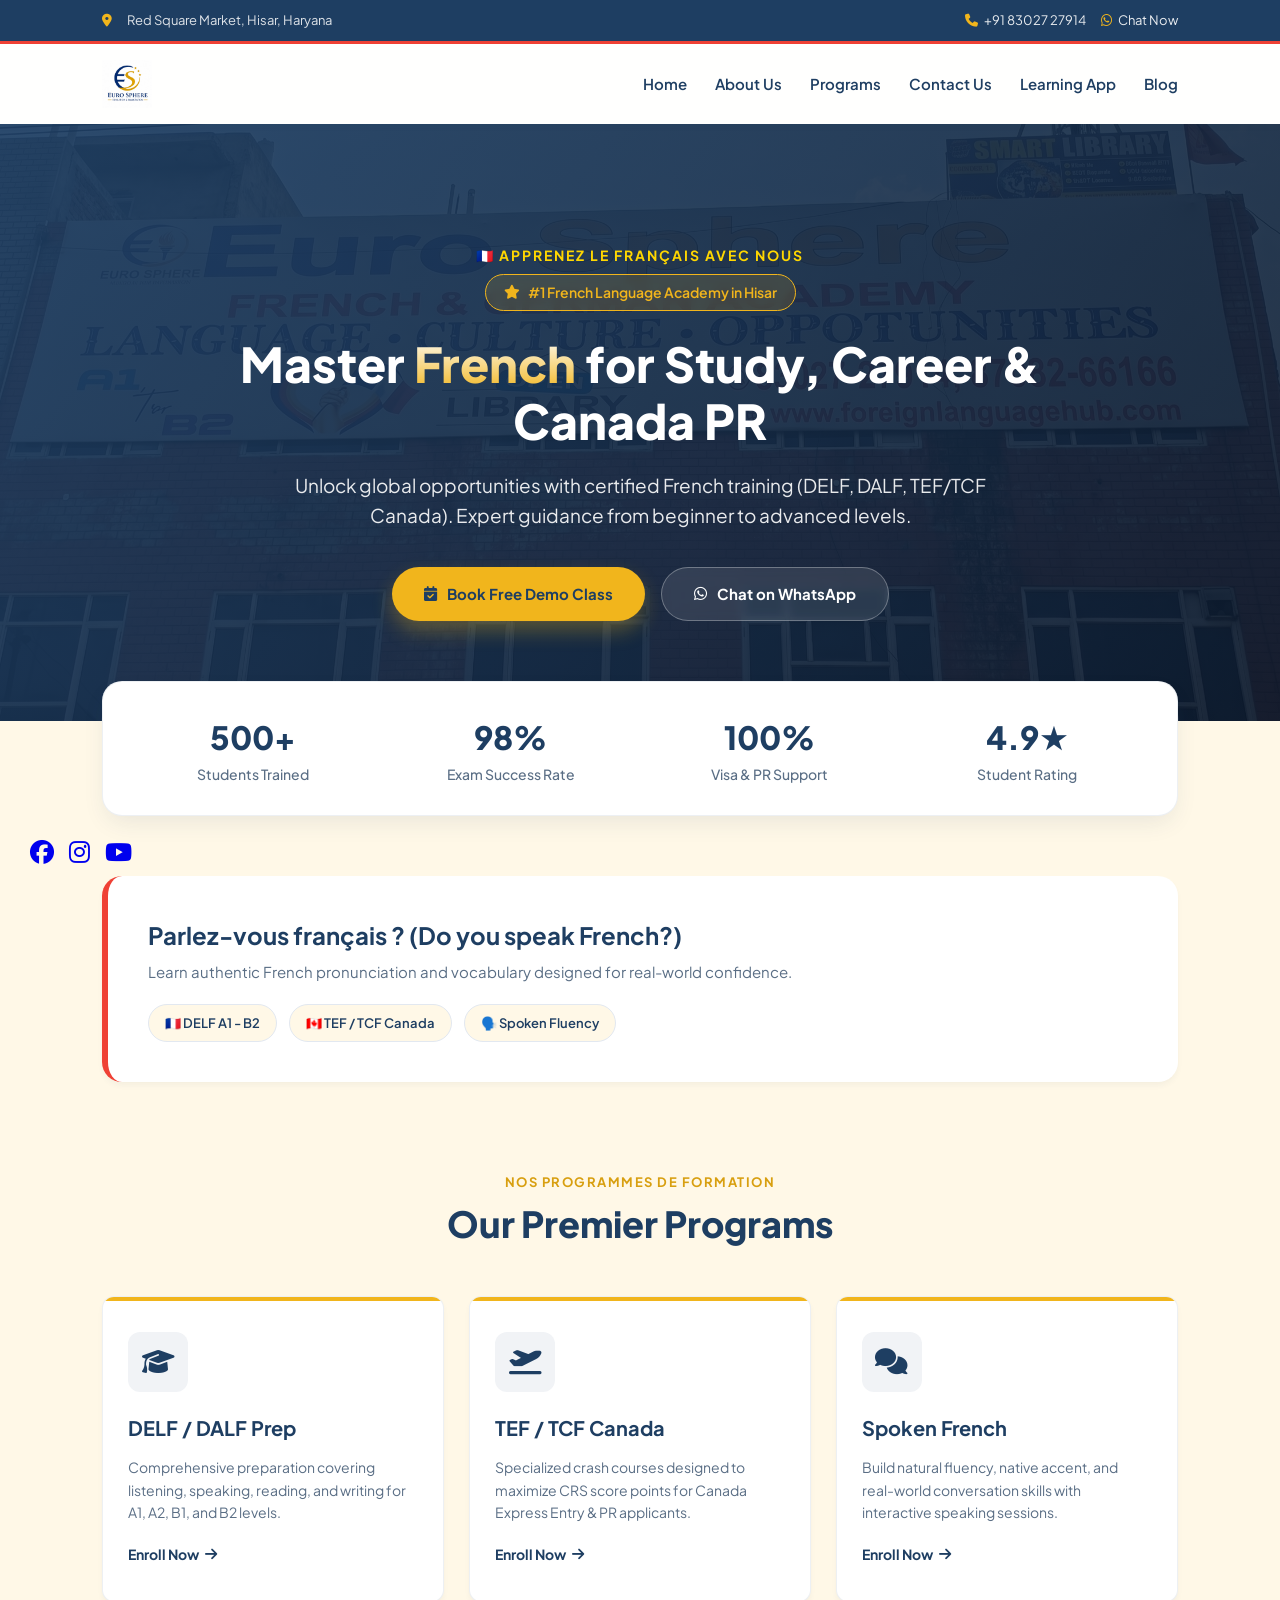
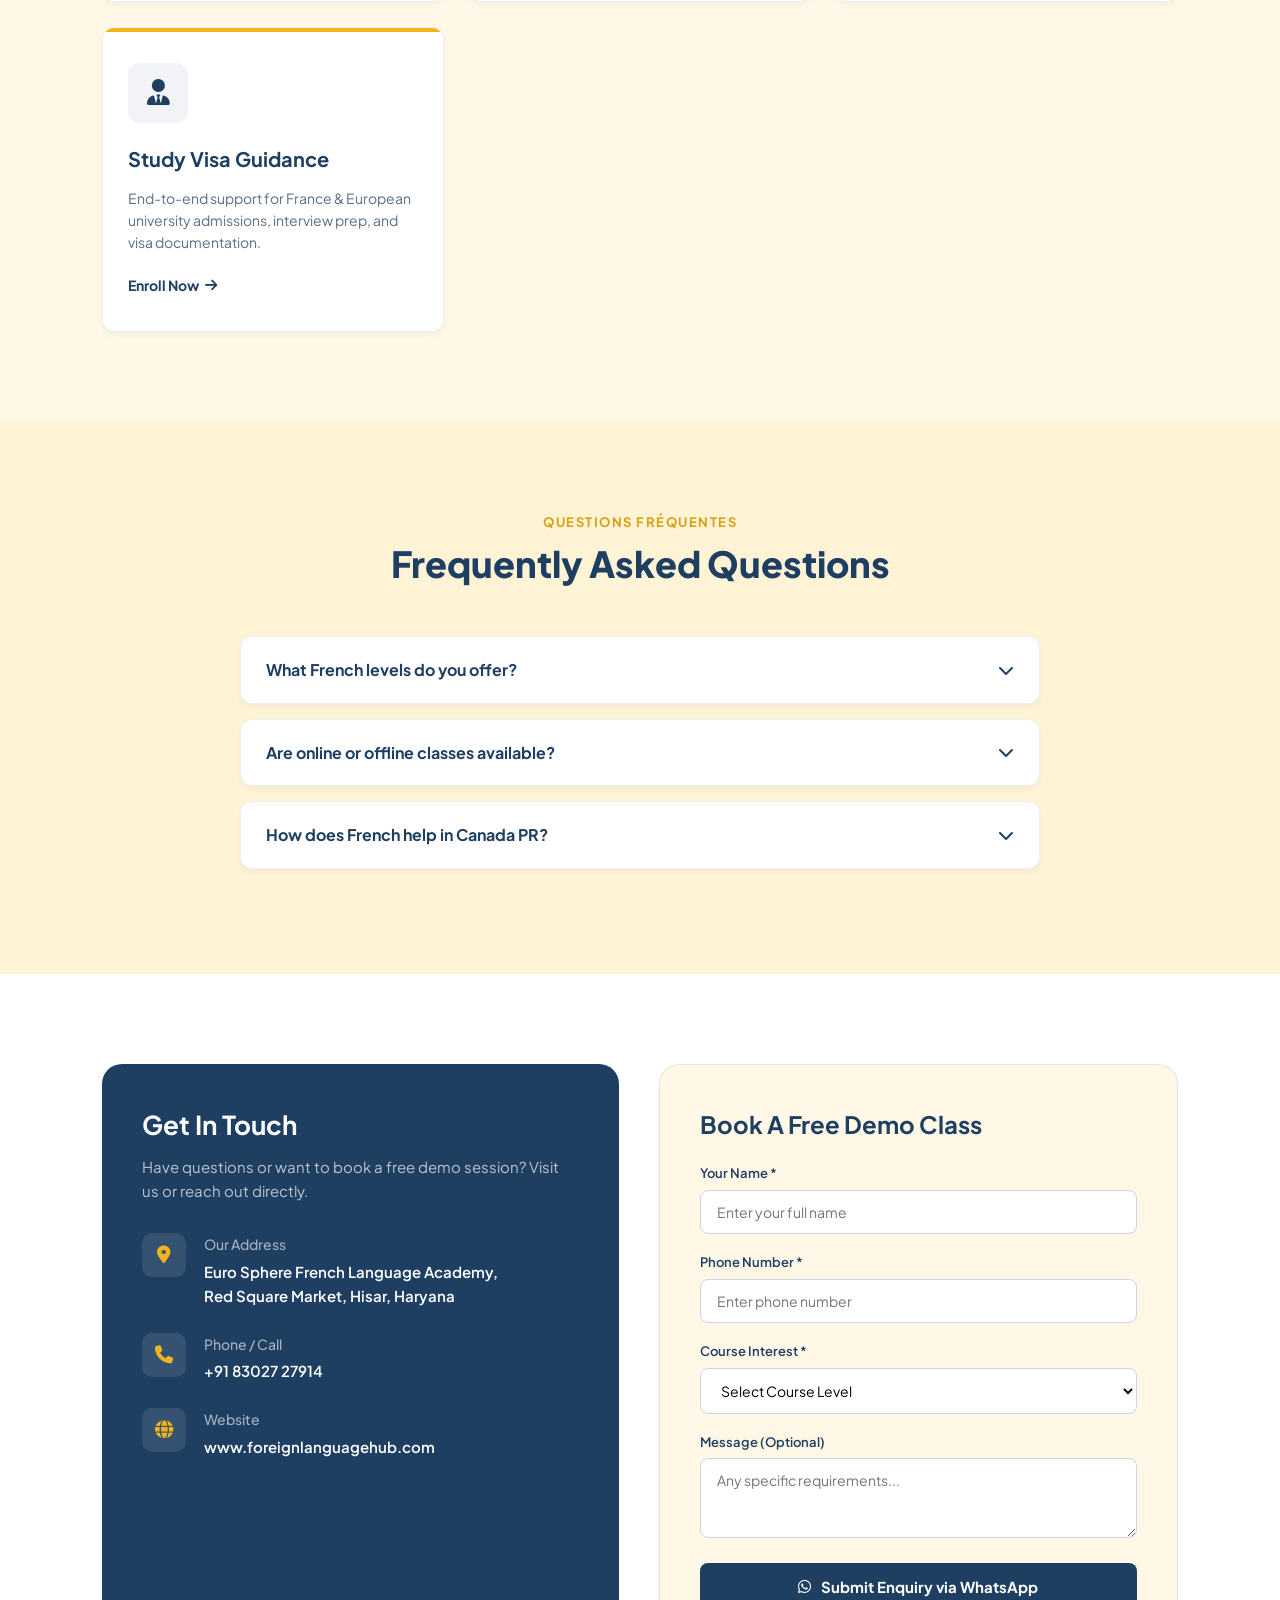
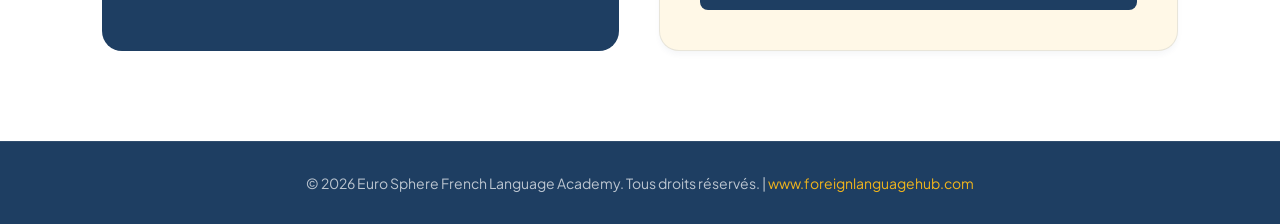
<file: index.html>
<!DOCTYPE html>
<html lang="en-FR">
<head>
    <meta charset="UTF-8">
    <meta name="viewport" content="width=device-width, initial-scale=1.0">
    <title>Euro Sphere French Language Academy | Hisar</title>
    
    <script async src="https://www.googletagmanager.com/gtag/js?id=G-8GPNV9J6E8"></script>
    <script>
      window.dataLayer = window.dataLayer || [];
      function gtag(){dataLayer.push(arguments);}
      gtag('js', new Date());
      gtag('config', 'G-8GPNV9J6E8');
    </script>
    <link rel="canonical" href="https://www.foreignlanguagehub.com/" />
    <link rel="preconnect" href="https://fonts.googleapis.com">
    <link rel="preconnect" href="https://fonts.gstatic.com" crossorigin>
    <link href="https://fonts.googleapis.com/css2?family=Plus+Jakarta+Sans:wght@300;400;500;600;700;800&display=swap" rel="stylesheet">
    <link rel="stylesheet" href="https://cdnjs.cloudflare.com/ajax/libs/font-awesome/6.5.1/css/all.min.css">

    <style>
        :root {
            --primary-dark: #1E3E62;        /* Dark Blue */
            --primary-blue: #255A94;        /* Medium Blue */
            --accent-gold: #F1B51C;         /* Yellow / Gold */
            --accent-gold-hover: #D89F10;   
            --accent-red: #0055A5;          /* French Tricolor Blue */
            --french-red: #EF4135;          /* French Tricolor Red */
            
            --text-main: #1E3E62;           
            --text-muted: #5A6E85;          
            
            --bg-light: #FFF8E7;           
            --bg-secondary: #FFF3D6;       
            --white: #FFFFFF;              
            
            --shadow-sm: 0 4px 6px -1px rgba(30, 62, 98, 0.05);
            --shadow-lg: 0 10px 25px -5px rgba(30, 62, 98, 0.1);
            --radius-md: 12px;
            --radius-lg: 20px;
            --transition: all 0.3s ease;
        }

        * {
            margin: 0;
            padding: 0;
            box-sizing: border-box;
            font-family: 'Plus Jakarta Sans', sans-serif;
            scroll-behavior: smooth;
        }

        body {
            color: var(--text-main);
            background-color: var(--bg-light);
            line-height: 1.6;
            overflow-x: hidden;
            min-height: 100vh;
        }

        /* Top Bar */
        .top-bar {
            background-color: var(--primary-dark);
            color: rgba(255, 255, 255, 0.85);
            padding: 10px 8%;
            display: flex;
            justify-content: space-between;
            align-items: center;
            font-size: 13px;
            border-bottom: 3px solid var(--french-red); /* French Red Accent Line */
        }

        .top-bar div {
            display: flex;
            align-items: center;
            gap: 15px;
        }

        .top-bar a {
            color: rgba(255, 255, 255, 0.9);
            text-decoration: none;
            transition: var(--transition);
            display: flex;
            align-items: center;
            gap: 6px;
        }

        .top-bar a:hover {
            color: var(--accent-gold);
        }

        .top-bar i {
            color: var(--accent-gold);
        }

        /* Navbar */
        nav {
            background: rgba(255, 255, 255, 0.95);
            backdrop-filter: blur(10px);
            padding: 16px 8%;
            display: flex;
            justify-content: space-between;
            align-items: center;
            position: sticky;
            top: 0;
            z-index: 1000;
            box-shadow: var(--shadow-sm);
        }

        .logo {
            display: flex;
            align-items: center;
            gap: 10px;
            text-decoration: none;
            font-weight: 800;
            font-size: 22px;
            color: var(--primary-dark);
        }

        .logo img {
            height: 48px;
            width: auto;
            object-fit: contain;
        }

        .logo-fallback {
            background: var(--primary-dark);
            color: var(--accent-gold);
            padding: 8px 12px;
            border-radius: 8px;
            font-size: 18px;
        }

        .nav-links {
            display: flex;
            align-items: center;
            gap: 28px;
            list-style: none;
        }

        .nav-links a {
            text-decoration: none;
            color: var(--text-main);
            font-weight: 600;
            font-size: 15px;
            transition: var(--transition);
            position: relative;
        }

        .nav-links a:not(.nav-cta):hover {
            color: var(--primary-blue);
        }

        .nav-links a:not(.nav-cta)::after {
            content: '';
            position: absolute;
            width: 0%;
            height: 2px;
            bottom: -4px;
            left: 0;
            background-color: var(--accent-gold);
            transition: var(--transition);
        }

        .nav-links a:not(.nav-cta):hover::after {
            width: 100%;
        }

        .nav-cta {
            background: var(--primary-dark);
            color: var(--white) !important;
            padding: 10px 22px;
            border-radius: 50px;
            border: 2px solid var(--accent-gold);
            box-shadow: 0 4px 15px rgba(241, 181, 28, 0.2);
        }

        .nav-cta:hover {
            background: var(--accent-gold);
            color: var(--primary-dark) !important;
            transform: translateY(-2px);
        }

        .hamburger {
            display: none;
            font-size: 24px;
            cursor: pointer;
            color: var(--primary-dark);
        }

        /* Hero Section */
        .hero {
            background: linear-gradient(135deg, rgba(30, 62, 98, 0.92), rgba(11, 25, 44, 0.88)), 
                        url('image/side-banner1.png') center/cover no-repeat;
            color: var(--white);
            padding: 120px 8% 100px;
            text-align: center;
            position: relative;
        }

        .french-tag {
            font-size: 14px;
            letter-spacing: 2px;
            text-transform: uppercase;
            color: #FFD700;
            font-weight: 700;
            margin-bottom: 8px;
            display: block;
        }

        .hero-badge {
            display: inline-flex;
            align-items: center;
            gap: 8px;
            background: rgba(241, 181, 28, 0.15);
            border: 1px solid var(--accent-gold);
            color: var(--accent-gold);
            padding: 6px 18px;
            border-radius: 50px;
            font-size: 14px;
            font-weight: 600;
            margin-bottom: 24px;
            backdrop-filter: blur(5px);
        }

        .hero h1 {
            font-size: 48px;
            font-weight: 800;
            line-height: 1.2;
            margin-bottom: 20px;
            max-width: 900px;
            margin-left: auto;
            margin-right: auto;
        }

        .hero h1 span {
            color: var(--accent-gold);
            background: linear-gradient(180deg, #FFF, var(--accent-gold));
            -webkit-background-clip: text;
            background-clip: text;
            -webkit-text-fill-color: transparent;
        }

        .hero p {
            font-size: 19px;
            max-width: 720px;
            margin: 0 auto 36px;
            color: rgba(255, 255, 255, 0.9);
            font-weight: 400;
        }

        .hero-buttons {
            display: flex;
            justify-content: center;
            gap: 16px;
            flex-wrap: wrap;
        }

        .btn {
            padding: 14px 32px;
            border-radius: 50px;
            font-weight: 700;
            font-size: 15px;
            text-decoration: none;
            display: inline-flex;
            align-items: center;
            gap: 10px;
            transition: var(--transition);
            cursor: pointer;
            border: none;
        }

        .btn-primary {
            background-color: var(--accent-gold);
            color: var(--primary-dark);
            box-shadow: 0 10px 20px rgba(241, 181, 28, 0.3);
        }

        .btn-primary:hover {
            background-color: var(--white);
            color: var(--primary-dark);
            transform: translateY(-3px);
        }

        .btn-secondary {
            background: rgba(255, 255, 255, 0.1);
            color: var(--white);
            border: 1px solid rgba(255, 255, 255, 0.3);
            backdrop-filter: blur(5px);
        }

        .btn-secondary:hover {
            background: rgba(255, 255, 255, 0.2);
            transform: translateY(-3px);
        }

        /* Stats Bar */
        .stats-bar {
            background: var(--white);
            margin: -40px 8% 0;
            border-radius: var(--radius-lg);
            padding: 30px;
            box-shadow: var(--shadow-lg);
            position: relative;
            z-index: 10;
            display: grid;
            grid-template-columns: repeat(auto-fit, minmax(180px, 1fr));
            gap: 20px;
            text-align: center;
            border: 1px solid rgba(30, 62, 98, 0.08);
        }

        .stat-item h3 {
            font-size: 32px;
            font-weight: 800;
            color: var(--primary-dark);
        }

        .stat-item p {
            color: var(--text-muted);
            font-size: 14px;
            font-weight: 500;
        }

        /* French Special Banner Section */
        .french-vibe-banner {
            background: #ffffff;
            margin: 60px 8% 0;
            border-radius: var(--radius-lg);
            padding: 40px;
            border-left: 6px solid var(--french-red);
            box-shadow: var(--shadow-sm);
            display: flex;
            align-items: center;
            justify-content: space-between;
            flex-wrap: wrap;
            gap: 20px;
        }

        .vibe-content h3 {
            font-size: 24px;
            color: var(--primary-dark);
            font-weight: 700;
        }

        .vibe-content p {
            color: var(--text-muted);
            font-size: 15px;
            margin-top: 5px;
        }

        .vibe-pills {
            display: flex;
            gap: 12px;
            flex-wrap: wrap;
        }

        .pill {
            background: var(--bg-light);
            border: 1px solid #E2E8F0;
            padding: 8px 16px;
            border-radius: 30px;
            font-size: 13px;
            font-weight: 600;
            color: var(--primary-dark);
        }

        /* Common Section Styles */
        .section {
            padding: 90px 8%;
        }

        .section-header {
            text-align: center;
            max-width: 650px;
            margin: 0 auto 50px;
        }

        .section-subtitle {
            color: #D89F10;
            font-weight: 700;
            text-transform: uppercase;
            font-size: 13px;
            letter-spacing: 1.5px;
            margin-bottom: 8px;
            display: block;
        }

        .section-title {
            font-size: 36px;
            font-weight: 800;
            color: var(--primary-dark);
            line-height: 1.25;
        }

        /* Courses Section */
        .cards-container {
            display: grid;
            grid-template-columns: repeat(auto-fit, minmax(260px, 1fr));
            gap: 25px;
        }

        .card {
            background: var(--white);
            padding: 35px 25px;
            border-radius: var(--radius-md);
            box-shadow: var(--shadow-sm);
            border: 1px solid rgba(30, 62, 98, 0.08);
            transition: var(--transition);
            position: relative;
            overflow: hidden;
            display: flex;
            flex-direction: column;
        }

        .card::before {
            content: '';
            position: absolute;
            top: 0;
            left: 0;
            width: 100%;
            height: 4px;
            background: var(--accent-gold);
        }

        .card:hover {
            transform: translateY(-8px);
            box-shadow: var(--shadow-lg);
        }

        .card-icon {
            width: 60px;
            height: 60px;
            background: rgba(30, 62, 98, 0.06);
            border-radius: 12px;
            display: flex;
            align-items: center;
            justify-content: center;
            margin-bottom: 20px;
            color: var(--primary-dark);
            font-size: 26px;
            transition: var(--transition);
        }

        .card:hover .card-icon {
            background: var(--primary-dark);
            color: var(--accent-gold);
        }

        .card h3 {
            font-size: 20px;
            font-weight: 700;
            color: var(--primary-dark);
            margin-bottom: 12px;
        }

        .card p {
            color: var(--text-muted);
            font-size: 14px;
            line-height: 1.6;
            margin-bottom: 20px;
            flex-grow: 1;
        }

        .card-link {
            color: var(--primary-dark);
            font-weight: 700;
            font-size: 14px;
            text-decoration: none;
            display: inline-flex;
            align-items: center;
            gap: 6px;
            transition: var(--transition);
        }

        .card-link:hover {
            color: #D89F10;
            gap: 10px;
        }

        /* FAQ Accordion */
        .faq-container {
            max-width: 800px;
            margin: 0 auto;
        }

        .faq-item {
            background: var(--white);
            border-radius: var(--radius-md);
            margin-bottom: 15px;
            box-shadow: var(--shadow-sm);
            border: 1px solid rgba(30, 62, 98, 0.08);
            overflow: hidden;
        }

        .faq-question {
            padding: 20px 25px;
            font-weight: 700;
            color: var(--primary-dark);
            cursor: pointer;
            display: flex;
            justify-content: space-between;
            align-items: center;
            user-select: none;
        }

        .faq-answer {
            padding: 0 25px 20px;
            color: var(--text-muted);
            font-size: 15px;
            display: none;
        }

        .faq-item.active .faq-answer {
            display: block;
        }

        .faq-item.active .faq-question i {
            transform: rotate(180deg);
            color: var(--accent-gold);
        }

        /* Contact Section */
        .contact-section {
            background: var(--white);
        }

        .contact-container {
            display: flex;
            flex-wrap: wrap;
            gap: 40px;
            align-items: stretch;
        }

        .contact-info, .contact-form-wrapper {
            flex: 1;
            min-width: 320px;
            padding: 40px;
            border-radius: var(--radius-lg);
        }

        .contact-info {
            background: var(--primary-dark);
            color: var(--white);
            display: flex;
            flex-direction: column;
            justify-content: space-between;
        }

        .contact-info h3 {
            font-size: 26px;
            font-weight: 700;
            color: var(--white);
            margin-bottom: 10px;
        }

        .contact-info p.lead {
            color: rgba(255, 255, 255, 0.7);
            margin-bottom: 30px;
            font-size: 15px;
        }

        .info-list {
            display: flex;
            flex-direction: column;
            gap: 25px;
        }

        .info-item {
            display: flex;
            align-items: flex-start;
            gap: 18px;
        }

        .info-icon {
            width: 44px;
            height: 44px;
            background: rgba(255, 255, 255, 0.1);
            border-radius: 10px;
            display: flex;
            align-items: center;
            justify-content: center;
            color: var(--accent-gold);
            font-size: 18px;
            flex-shrink: 0;
        }

        .info-content h4 {
            font-size: 14px;
            color: rgba(255, 255, 255, 0.6);
            margin-bottom: 4px;
            font-weight: 500;
        }

        .info-content p, .info-content a {
            color: var(--white);
            font-weight: 600;
            text-decoration: none;
            font-size: 15px;
        }

        .contact-form-wrapper {
            background: var(--bg-light);
            border: 1px solid rgba(30, 62, 98, 0.1);
            box-shadow: var(--shadow-sm);
        }

        .contact-form-wrapper h3 {
            font-size: 24px;
            font-weight: 700;
            color: var(--primary-dark);
            margin-bottom: 20px;
        }

        .form-group {
            margin-bottom: 18px;
        }

        .form-group label {
            display: block;
            font-size: 13px;
            font-weight: 600;
            color: var(--primary-dark);
            margin-bottom: 6px;
        }

        .form-control {
            width: 100%;
            padding: 12px 16px;
            border: 1px solid #CBD5E1;
            border-radius: 8px;
            font-size: 14px;
            outline: none;
            transition: var(--transition);
            background: var(--white);
        }

        .form-control:focus {
            border-color: var(--primary-dark);
            box-shadow: 0 0 0 3px rgba(30, 62, 98, 0.1);
        }

        .submit-btn {
            width: 100%;
            padding: 14px;
            background: var(--primary-dark);
            color: var(--white);
            border: none;
            border-radius: 8px;
            font-weight: 700;
            font-size: 15px;
            cursor: pointer;
            transition: var(--transition);
            display: flex;
            align-items: center;
            justify-content: center;
            gap: 10px;
        }

        .submit-btn:hover {
            background: #162a45;
            box-shadow: 0 5px 15px rgba(30, 62, 98, 0.2);
        }

        /* Floating WhatsApp Button */
        .whatsapp-float {
            position: fixed;
            bottom: 30px;
            right: 30px;
            background-color: #25D366;
            color: #FFF;
            border-radius: 50px;
            width: 60px;
            height: 60px;
            display: flex;
            align-items: center;
            justify-content: center;
            font-size: 30px;
            box-shadow: 0 8px 20px rgba(37, 211, 102, 0.4);
            z-index: 999;
            transition: var(--transition);
            text-decoration: none;
        }

        .whatsapp-float:hover {
            transform: scale(1.1);
            color: #FFF;
        }

        /* Footer */
        footer {
            background: var(--primary-dark);
            color: rgba(255, 255, 255, 0.7);
            padding: 30px 8%;
            text-align: center;
            font-size: 14px;
            border-top: 1px solid rgba(255, 255, 255, 0.08);
        }

        footer a {
            color: var(--accent-gold);
            text-decoration: none;
        }

        /* Responsive Styles */
        @media (max-width: 992px) {
            .hero h1 { font-size: 38px; }
            .section { padding: 70px 5%; }
            .top-bar { padding: 10px 5%; }
            nav { padding: 14px 5%; }
        }

        @media (max-width: 768px) {
            .top-bar { flex-direction: column; gap: 8px; text-align: center; }
            .hamburger { display: block; }
            .nav-links {
                position: fixed;
                top: 70px;
                left: -100%;
                width: 100%;
                height: calc(100vh - 70px);
                background: var(--white);
                flex-direction: column;
                padding: 40px 20px;
                gap: 20px;
                transition: var(--transition);
                box-shadow: var(--shadow-lg);
            }
            .nav-links.active { left: 0; }
            .hero { padding: 90px 5% 80px; }
            .hero h1 { font-size: 30px; }
            .hero p { font-size: 16px; }
            .stats-bar { margin: -30px 5% 0; grid-template-columns: repeat(2, 1fr); }
            .contact-info, .contact-form-wrapper { padding: 25px; }
            .french-vibe-banner { margin: 40px 5% 0; flex-direction: column; text-align: center; }
        }
    </style>
</head>
<body>

    <div class="top-bar">
        <div>
            <i class="fa-solid fa-location-dot"></i> Red Square Market, Hisar, Haryana
        </div>
        <div>
            <a href="tel:08302727914"><i class="fa-solid fa-phone"></i> +91 83027 27914</a>
            <a href="https://wa.me/918302727914" target="_blank"><i class="fa-brands fa-whatsapp"></i> Chat Now</a>
        </div>
    </div>

    <nav>
        <a href="./index.html" class="logo">
            <img src="image/logo.jpeg" alt="Euro Sphere Logo" onerror="this.style.display='none'; this.nextElementSibling.style.display='inline-block';">
            <span class="logo-fallback" style="display:none;">Euro Sphere</span>
        </a>
        <div class="hamburger" id="hamburger">
            <i class="fa-solid fa-bars"></i>
        </div>
       
<ul class="nav-links" id="navLinks">
  <li><a href="./index.html">Home</a></li>
  <li><a href="./about.html">About Us</a></li>
  <li><a href="./courses.html">Programs</a></li>
  <li><a href="./contact.html">Contact Us</a></li>
<li><a href="./app/">Learning App</a></li>
    <a href="https://eurosphereindia.blogspot.com/" target="_blank" rel="noopener noreferrer">Blog</a>
  </li>
</ul>

    </nav>

    <section class="hero" id="home">
        <span class="french-tag">🇫🇷 Apprenez Le Français Avec Nous</span>
        <div class="hero-badge">
            <i class="fa-solid fa-star"></i> #1 French Language Academy in Hisar
        </div>
        <h1>Master <span>French</span> for Study, Career & Canada PR</h1>
        <p>Unlock global opportunities with certified French training (DELF, DALF, TEF/TCF Canada). Expert guidance from beginner to advanced levels.</p>
        <div class="hero-buttons">
            <a href="./contact.html" class="btn btn-primary"><i class="fa-solid fa-calendar-check"></i> Book Free Demo Class</a>
            <a href="https://wa.me/918302727914" target="_blank" class="btn btn-secondary"><i class="fa-brands fa-whatsapp"></i> Chat on WhatsApp</a>
        </div>
    </section>

    <div class="stats-bar">
        <div class="stat-item">
            <h3>500+</h3>
            <p>Students Trained</p>
        </div>
        <div class="stat-item">
            <h3>98%</h3>
            <p>Exam Success Rate</p>
        </div>
        <div class="stat-item">
            <h3>100%</h3>
            <p>Visa & PR Support</p>
        </div>
        <div class="stat-item">
            <h3>4.9★</h3>
            <p>Student Rating</p>
        </div>
    </div>

    <div class="french-vibe-banner">
        <div class="vibe-content">
            <h3>Parlez-vous français ? (Do you speak French?)</h3>
            <p>Learn authentic French pronunciation and vocabulary designed for real-world confidence.</p>
        </div>
        <div class="vibe-pills">
            <span class="pill">🇫🇷 DELF A1 - B2</span>
            <span class="pill">🇨🇦 TEF / TCF Canada</span>
            <span class="pill">🗣️ Spoken Fluency</span>
        </div>
    </div>

    <section class="section" id="courses">
        <div class="section-header">
            <span class="section-subtitle">Nos Programmes de Formation</span>
            <h2 class="section-title">Our Premier Programs</h2>
        </div>
        <div class="cards-container">
            <div class="card">
                <div class="card-icon">
                    <i class="fa-solid fa-graduation-cap"></i>
                </div>
                <h3>DELF / DALF Prep</h3>
                <p>Comprehensive preparation covering listening, speaking, reading, and writing for A1, A2, B1, and B2 levels.</p>
                <a href="https://eurosphereindia.blogspot.com/" class="card-link">Enroll Now <i class="fa-solid fa-arrow-right"></i></a>
            </div>

            <div class="card">
                <div class="card-icon">
                    <i class="fa-solid fa-plane-departure"></i>
                </div>
                <h3>TEF / TCF Canada</h3>
                <p>Specialized crash courses designed to maximize CRS score points for Canada Express Entry & PR applicants.</p>
                <a href="https://eurosphereindia.blogspot.com/" class="card-link">Enroll Now <i class="fa-solid fa-arrow-right"></i></a>
            </div>

            <div class="card">
                <div class="card-icon">
                    <i class="fa-solid fa-comments"></i>
                </div>
                <h3>Spoken French</h3>
                <p>Build natural fluency, native accent, and real-world conversation skills with interactive speaking sessions.</p>
                <a href="https://eurosphereindia.blogspot.com/" class="card-link">Enroll Now <i class="fa-solid fa-arrow-right"></i></a>
            </div>

            <div class="card">
                <div class="card-icon">
                    <i class="fa-solid fa-user-tie"></i>
                </div>
                <h3>Study Visa Guidance</h3>
                <p>End-to-end support for France & European university admissions, interview prep, and visa documentation.</p>
                <a href="https://eurosphereindia.blogspot.com/" class="card-link">Enroll Now <i class="fa-solid fa-arrow-right"></i></a>
            </div>
        </div>
    </section>

    <section class="section" id="faq" style="background-color: var(--bg-secondary);">
        <div class="section-header">
            <span class="section-subtitle">Questions Fréquentes</span>
            <h2 class="section-title">Frequently Asked Questions</h2>
        </div>
        <div class="faq-container">
            <div class="faq-item">
                <div class="faq-question">
                    <span>What French levels do you offer?</span>
                    <i class="fa-solid fa-chevron-down"></i>
                </div>
                <div class="faq-answer">
                    We offer complete courses ranging from Beginner levels (A1, A2) to Intermediate & Advanced levels (B1, B2) as well as specialized preparation for TEF/TCF Canada.
                </div>
            </div>

            <div class="faq-item">
                <div class="faq-question">
                    <span>Are online or offline classes available?</span>
                    <i class="fa-solid fa-chevron-down"></i>
                </div>
                <div class="faq-answer">
                    We offer both offline classroom training at our Hisar institute and interactive live online classes for flexible learning.
                </div>
            </div>

            <div class="faq-item">
                <div class="faq-question">
                    <span>How does French help in Canada PR?</span>
                    <i class="fa-solid fa-chevron-down"></i>
                </div>
                <div class="faq-answer">
                    Clearing TEF/TCF Canada exam adds up to 50 additional CRS points in Express Entry, making your Canada Permanent Residency process significantly easier and faster.
                </div>
            </div>
        </div>
    </section>

    <section class="section contact-section" id="contact">
        <div class="contact-container">
            
            <div class="contact-info">
                <div>
                    <h3>Get In Touch</h3>
                    <p class="lead">Have questions or want to book a free demo session? Visit us or reach out directly.</p>
                    
                    <div class="info-list">
                        <div class="info-item">
                            <div class="info-icon"><i class="fa-solid fa-location-dot"></i></div>
                            <div class="info-content">
                                <h4>Our Address</h4>
                                <p>Euro Sphere French Language Academy,<br>Red Square Market, Hisar, Haryana</p>
                            </div>
                        </div>

                        <div class="info-item">
                            <div class="info-icon"><i class="fa-solid fa-phone"></i></div>
                            <div class="info-content">
                                <h4>Phone / Call</h4>
                                <p><a href="tel:08302727914">+91 83027 27914</a></p>
                            </div>
                        </div>

                        <div class="info-item">
                            <div class="info-icon"><i class="fa-solid fa-globe"></i></div>
                            <div class="info-content">
                                <h4>Website</h4>
                                <p><a href="https://www.foreignlanguagehub.com" target="_blank">www.foreignlanguagehub.com</a></p>
                            </div>
                        </div>
                    </div>
                </div>
            </div>

            <div class="contact-form-wrapper">
                <h3>Book A Free Demo Class</h3>
                <form id="enquiryForm" onsubmit="sendToWhatsApp(event)">
                    <div class="form-group">
                        <label>Your Name *</label>
                        <input type="text" id="name" class="form-control" placeholder="Enter your full name" required>
                    </div>

                    <div class="form-group">
                        <label>Phone Number *</label>
                        <input type="tel" id="phone" class="form-control" placeholder="Enter phone number" required>
                    </div>

                    <div class="form-group">
                        <label>Course Interest *</label>
                        <select id="course" class="form-control" required>
                            <option value="">Select Course Level</option>
                            <option value="Beginner (A1/A2)">Beginner (A1/A2)</option>
                            <option value="Intermediate (B1/B2)">Intermediate (B1/B2)</option>
                            <option value="TEF/TCF Canada PR">TEF/TCF Canada PR</option>
                            <option value="Visa Guidance">Visa Guidance</option>
                        </select>
                    </div>

                    <div class="form-group">
                        <label>Message (Optional)</label>
                        <textarea id="message" class="form-control" rows="3" placeholder="Any specific requirements..."></textarea>
                    </div>

                    <button type="submit" class="submit-btn">
                        <i class="fa-brands fa-whatsapp"></i> Submit Enquiry via WhatsApp
                    </button>
                </form>
            </div>

        </div>
    </section>

    
    <div class="social-links" style="position: fixed; bottom: 30px; left: 30px; display: flex; gap: 15px; z-index: 999;font-size: 24px;">
        <a href="https://www.facebook.com/profile.php?id=61592775204801#" target="_blank" title="Follow us on Facebook">
            <i class="fa-brands fa-facebook"></i>
        </a>
        <a href="https://www.instagram.com/eur.osphere/" target="_blank" title="Follow us on Instagram">
            <i class="fa-brands fa-instagram"></i>
        </a>
        <a href="https://www.youtube.com/@EuroSphere-Hisar" target="_blank" title="Follow us on YouTube">
            <i class="fa-brands fa-youtube"></i>
        </a>
    </div>

    <footer>
        <p>&copy; 2026 Euro Sphere French Language Academy. Tous droits réservés. | <a href="https://www.foreignlanguagehub.com" target="_blank">www.foreignlanguagehub.com</a></p>
    </footer>

    <script>
        // Hamburger Menu Toggle
        const hamburger = document.getElementById('hamburger');
        const navLinks = document.getElementById('navLinks');

        hamburger.addEventListener('click', () => {
            navLinks.classList.toggle('active');
        });

        // Close Mobile Menu on Click
        document.querySelectorAll('.nav-links a').forEach(link => {
            link.addEventListener('click', () => {
                navLinks.classList.remove('active');
            });
        });

        // FAQ Accordion Toggle
        const faqItems = document.querySelectorAll('.faq-item');
        faqItems.forEach(item => {
            item.querySelector('.faq-question').addEventListener('click', () => {
                item.classList.toggle('active');
            });
        });

        // Send Form Data to WhatsApp
        function sendToWhatsApp(event) {
            event.preventDefault();
            
            let name = document.getElementById('name').value;
            let phone = document.getElementById('phone').value;
            let course = document.getElementById('course').value;
            let message = document.getElementById('message').value;

            let whatsappNumber = "918302727914";
            
            let text = `*New Demo Request - Euro Sphere*%0A%0A` +
                       `*Name:* ${name}%0A` +
                       `*Phone:* ${phone}%0A` +
                       `*Course:* ${course}%0A` +
                       `*Message:* ${message ? message : 'N/A'}`;

            window.open(`https://wa.me/${whatsappNumber}?text=${text}`, '_blank');
        }
    </script>
    <script src="https://cdn.botpress.cloud/webchat/v5.0/inject.js"></script>
<script src="https://files.bpcontent.cloud/2026/09/18/05/20260918053255-N47U4N25.js" defer></script>
</body>
</html>
</file>
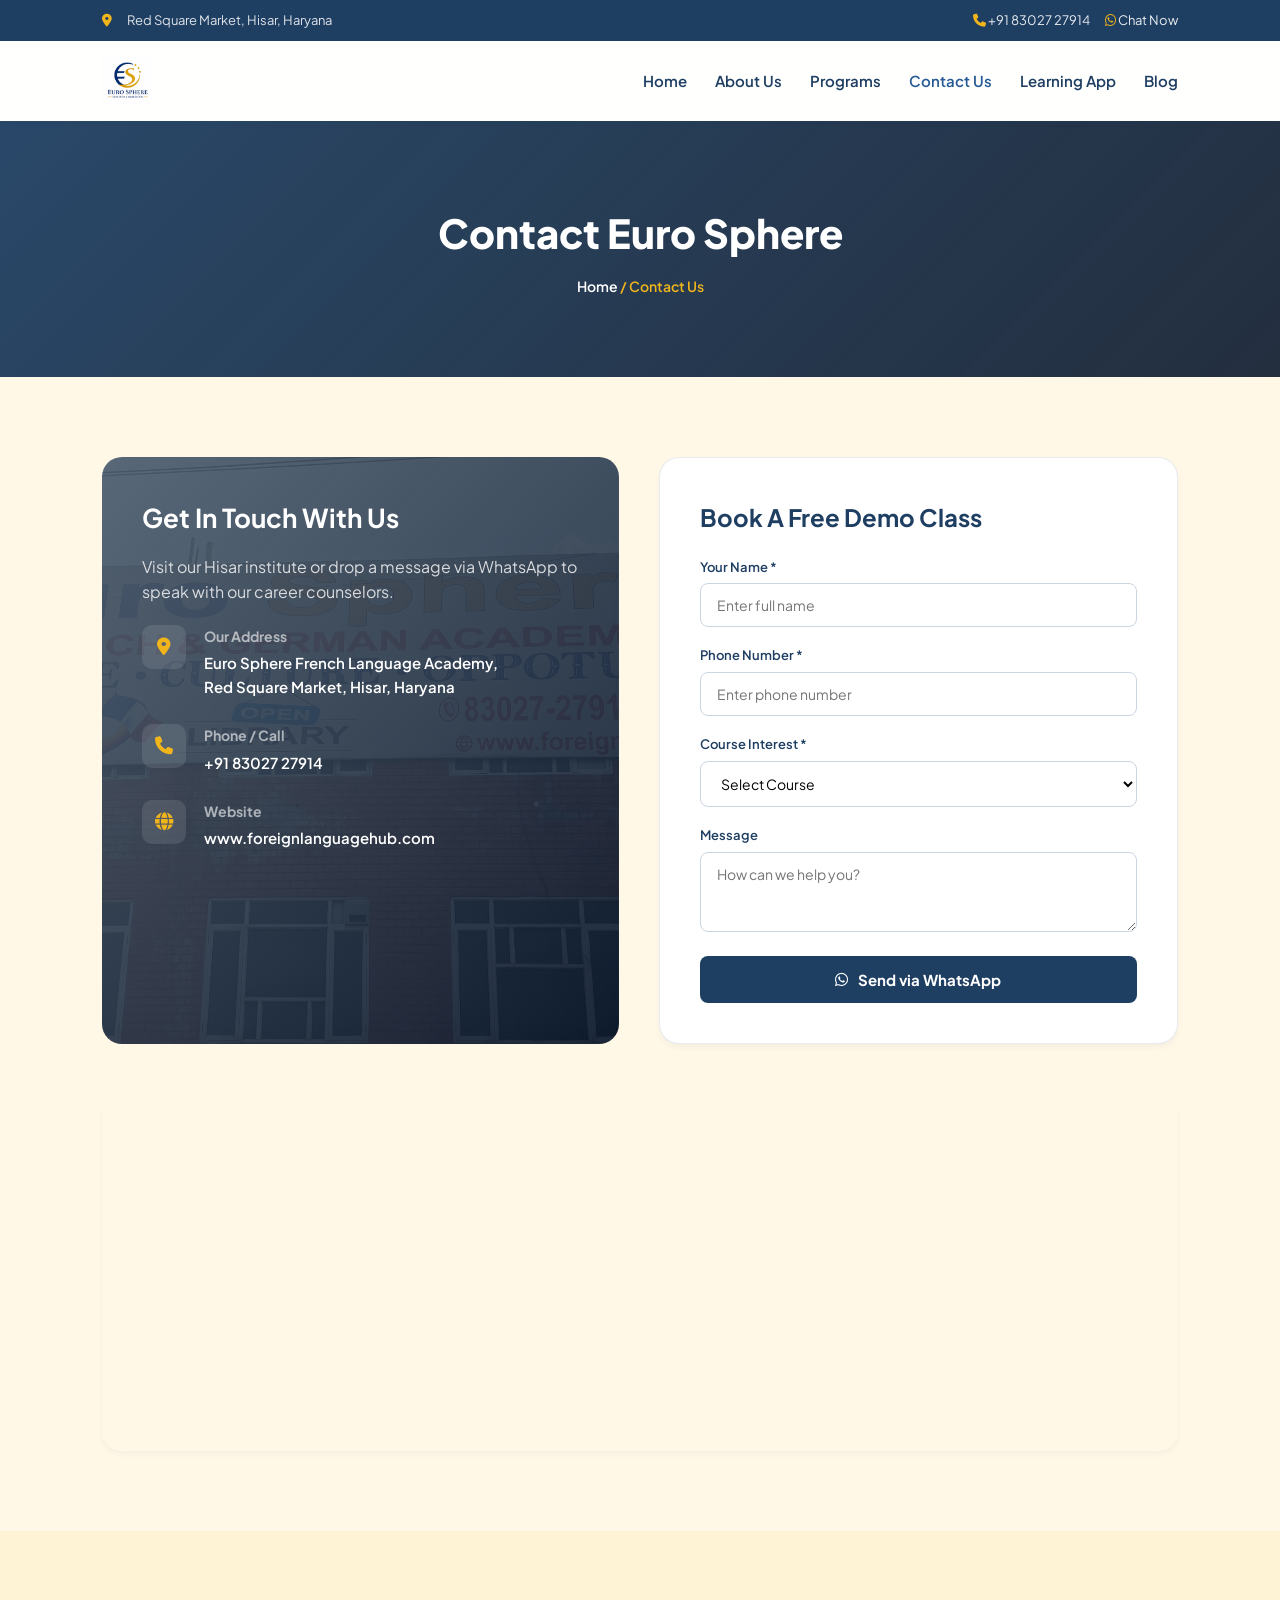
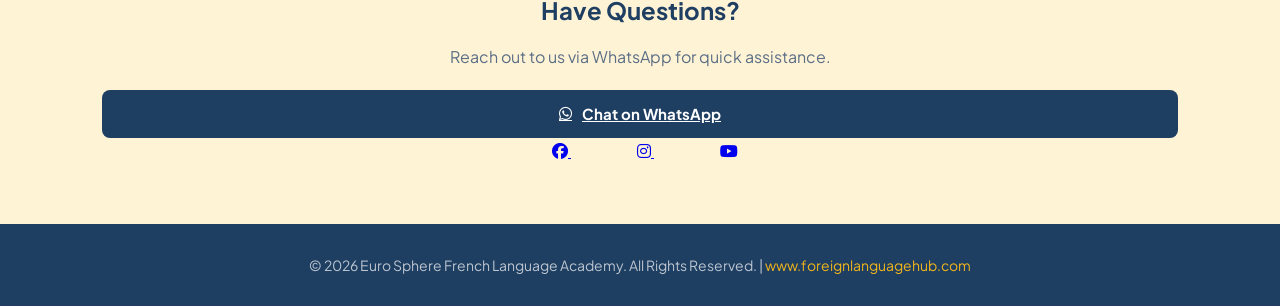
<file: contact.html>
<!DOCTYPE html>
<html lang="hi">
<head>
    <meta charset="UTF-8">
    <meta name="viewport" content="width=device-width, initial-scale=1.0">
    <title>Contact Us | Euro Sphere French Language Academy</title>
    
    <link rel="preconnect" href="https://fonts.googleapis.com">
    <link rel="preconnect" href="https://fonts.gstatic.com" crossorigin>
    <link href="https://fonts.googleapis.com/css2?family=Plus+Jakarta+Sans:wght@300;400;500;600;700;800&display=swap" rel="stylesheet">
    <link rel="stylesheet" href="https://cdnjs.cloudflare.com/ajax/libs/font-awesome/6.5.1/css/all.min.css">

    <style>
        :root {
            --primary-dark: #1E3E62;
            --primary-blue: #255A94;
            --accent-gold: #F1B51C;
            --text-main: #1E3E62;
            --text-muted: #5A6E85;
            --bg-light: #FFF8E7;
            --bg-secondary: #FFF3D6;
            --white: #FFFFFF;
            --shadow-sm: 0 4px 6px -1px rgba(30, 62, 98, 0.05);
            --shadow-lg: 0 10px 25px -5px rgba(30, 62, 98, 0.1);
            --radius-md: 12px;
            --radius-lg: 20px;
            --transition: all 0.3s ease;
        }

        * { margin: 0; padding: 0; box-sizing: border-box; font-family: 'Plus Jakarta Sans', sans-serif; scroll-behavior: smooth; }
        body { color: var(--text-main); background-color: var(--bg-light); line-height: 1.6; min-height: 100vh; }

        .top-bar { background-color: var(--primary-dark); color: rgba(255, 255, 255, 0.85); padding: 10px 8%; display: flex; justify-content: space-between; align-items: center; font-size: 13px; }
        .top-bar div { display: flex; align-items: center; gap: 15px; }
        .top-bar a { color: rgba(255, 255, 255, 0.9); text-decoration: none; }
        .top-bar i { color: var(--accent-gold); }

        nav { background: rgba(255, 255, 255, 0.95); backdrop-filter: blur(10px); padding: 16px 8%; display: flex; justify-content: space-between; align-items: center; position: sticky; top: 0; z-index: 1000; box-shadow: var(--shadow-sm); }
        .logo { display: flex; align-items: center; gap: 10px; text-decoration: none; font-weight: 800; font-size: 22px; color: var(--primary-dark); }
        .logo img { height: 48px; width: auto; object-fit: contain; }
        .nav-links { display: flex; align-items: center; gap: 28px; list-style: none; }
        .nav-links a { text-decoration: none; color: var(--text-main); font-weight: 600; font-size: 15px; }
        .nav-cta { background: var(--primary-dark); color: var(--white) !important; padding: 10px 22px; border-radius: 50px; border: 2px solid var(--accent-gold); }
        .hamburger { display: none; font-size: 24px; cursor: pointer; color: var(--primary-dark); }

        .page-header { background: linear-gradient(135deg, rgba(30, 62, 98, 0.95), rgba(11, 25, 44, 0.9)), url('https://images.unsplash.com/photo-1502602898657-3e91760cbb34?q=80&w=1600') center/cover; color: var(--white); padding: 80px 8%; text-align: center; }
        .page-header h1 { font-size: 40px; font-weight: 800; margin-bottom: 10px; }
        .breadcrumb { font-size: 14px; color: var(--accent-gold); font-weight: 600; }
        .breadcrumb a { color: var(--white); text-decoration: none; }

        .section { padding: 80px 8%; }
        .contact-container { display: flex; flex-wrap: wrap; gap: 40px; }
        .contact-info, .contact-form-wrapper { flex: 1; min-width: 320px; padding: 40px; border-radius: var(--radius-lg); }
        .contact-info { background: linear-gradient(135deg, rgba(79, 94, 109, 0.92), rgba(11, 25, 44, 0.88)), 
                        url('image/side-banner1.png') center/cover no-repeat;background-position: center; color: var(--white); display: flex; flex-direction: column; justify-content: space-between; }
        .contact-info h3 { font-size: 26px; font-weight: 700; margin-bottom: 15px; }
        .info-list { display: flex; flex-direction: column; gap: 25px; margin-top: 20px; }
        .info-item { display: flex; align-items: flex-start; gap: 18px; }
        .info-icon { width: 44px; height: 44px; background: rgba(255, 255, 255, 0.1); border-radius: 10px; display: flex; align-items: center; justify-content: center; color: var(--accent-gold); font-size: 18px; flex-shrink: 0; }
        .info-content h4 { font-size: 14px; color: rgba(255, 255, 255, 0.6); margin-bottom: 4px; }
        .info-content p, .info-content a { color: var(--white); font-weight: 600; text-decoration: none; font-size: 15px; }

        .contact-form-wrapper { background: var(--white); border: 1px solid rgba(30, 62, 98, 0.1); box-shadow: var(--shadow-sm); }
        .contact-form-wrapper h3 { font-size: 24px; font-weight: 700; color: var(--primary-dark); margin-bottom: 20px; }
        .form-group { margin-bottom: 18px; }
        .form-group label { display: block; font-size: 13px; font-weight: 600; color: var(--primary-dark); margin-bottom: 6px; }
        .form-control { width: 100%; padding: 12px 16px; border: 1px solid #CBD5E1; border-radius: 8px; font-size: 14px; outline: none; background: var(--white); }
        .form-control:focus { border-color: var(--primary-dark); box-shadow: 0 0 0 3px rgba(30, 62, 98, 0.1); }
        .submit-btn { width: 100%; padding: 14px; background: var(--primary-dark); color: var(--white); border: none; border-radius: 8px; font-weight: 700; font-size: 15px; cursor: pointer; transition: var(--transition); display: flex; align-items: center; justify-content: center; gap: 10px; }
        .submit-btn:hover { background: #162a45; }

        /* Map styling */
        .map-section { margin-top: 50px; border-radius: var(--radius-lg); overflow: hidden; box-shadow: var(--shadow-sm); }

        footer { background: var(--primary-dark); color: rgba(255, 255, 255, 0.7); padding: 30px 8%; text-align: center; font-size: 14px; }
        footer a { color: var(--accent-gold); text-decoration: none; }

        @media (max-width: 768px) {
            .top-bar { flex-direction: column; gap: 8px; text-align: center; }
            .hamburger { display: block; }
            .nav-links { position: fixed; top: 70px; left: -100%; width: 100%; height: calc(100vh - 70px); background: var(--white); flex-direction: column; padding: 40px 20px; gap: 20px; transition: var(--transition); }
            .nav-links.active { left: 0; }
        }
    </style>
</head>
<body>

    <div class="top-bar">
        <div><i class="fa-solid fa-location-dot"></i> Red Square Market, Hisar, Haryana</div>
        <div>
            <a href="tel:08302727914"><i class="fa-solid fa-phone"></i> +91 83027 27914</a>
            <a href="https://wa.me/918302727914" target="_blank"><i class="fa-brands fa-whatsapp"></i> Chat Now</a>
        </div>
    </div>

    <nav>
        <a href="./index.html" class="logo">
            <img src="image/logo.jpeg" alt="Euro Sphere Logo" onerror="this.style.display='none'; this.nextElementSibling.style.display='inline-block';">
            <span class="logo-fallback" style="display:none; background:var(--primary-dark); color:var(--accent-gold); padding:8px 12px; border-radius:8px;">Euro Sphere</span>
        </a>
        <div class="hamburger" id="hamburger"><i class="fa-solid fa-bars"></i></div>
        <ul class="nav-links" id="navLinks">
            <li><a href="./index.html">Home</a></li>
            <li><a href="./about.html">About Us</a></li>
            <li><a href="./courses.html">Programs</a></li>
            <li><a href="./contact.html" style="color:var(--primary-blue);">Contact Us</a></li>
            <li><a href="./french-learning-app/">Learning App</a></li>
            <li><a href="https://eurosphereindia.blogspot.com/" target="_blank">Blog</a></li>
           
        </ul>
    </nav>

    <div class="page-header">
        <h1>Contact Euro Sphere</h1>
        <div class="breadcrumb"><a href="./index.html">Home</a> / Contact Us</div>
    </div>

    <section class="section">
        <div class="contact-container">
            
            <div class="contact-info">
                <div>
                    <h3>Get In Touch With Us</h3>
                    <p style="color: rgba(255, 255, 255, 0.8);">Visit our Hisar institute or drop a message via WhatsApp to speak with our career counselors.</p>
                    
                    <div class="info-list">
                        <div class="info-item">
                            <div class="info-icon"><i class="fa-solid fa-location-dot"></i></div>
                            <div class="info-content">
                                <h4>Our Address</h4>
                                <p>Euro Sphere French Language Academy,<br>Red Square Market, Hisar, Haryana</p>
                            </div>
                        </div>

                        <div class="info-item">
                            <div class="info-icon"><i class="fa-solid fa-phone"></i></div>
                            <div class="info-content">
                                <h4>Phone / Call</h4>
                                <p><a href="tel:08302727914">+91 83027 27914</a></p>
                            </div>
                        </div>

                        <div class="info-item">
                            <div class="info-icon"><i class="fa-solid fa-globe"></i></div>
                            <div class="info-content">
                                <h4>Website</h4>
                                <p><a href="https://www.foreignlanguagehub.com" target="_blank">www.foreignlanguagehub.com</a></p>
                            </div>
                        </div>
                    </div>
                </div>
            </div>

            <div class="contact-form-wrapper">
                <h3>Book A Free Demo Class</h3>
                <form id="enquiryForm" onsubmit="sendToWhatsApp(event)">
                    <div class="form-group">
                        <label>Your Name *</label>
                        <input type="text" id="name" class="form-control" placeholder="Enter full name" required>
                    </div>

                    <div class="form-group">
                        <label>Phone Number *</label>
                        <input type="tel" id="phone" class="form-control" placeholder="Enter phone number" required>
                    </div>

                    <div class="form-group">
                        <label>Course Interest *</label>
                        <select id="course" class="form-control" required>
                            <option value="">Select Course</option>
                            <option value="Beginner (A1/A2)">Beginner (A1/A2)</option>
                            <option value="Intermediate (B1/B2)">Intermediate (B1/B2)</option>
                            <option value="TEF/TCF Canada PR">TEF/TCF Canada PR</option>
                        </select>
                    </div>

                    <div class="form-group">
                        <label>Message</label>
                        <textarea id="message" class="form-control" rows="3" placeholder="How can we help you?"></textarea>
                    </div>

                    <button type="submit" class="submit-btn">
                        <i class="fa-brands fa-whatsapp"></i> Send via WhatsApp
                    </button>
                </form>
            </div>

        </div>

        <div class="map-section">
            <iframe src="https://www.google.com/maps/embed?pb=!1m18!1m12!1m3!1d3484.264484967579!2d75.72298930000001!3d29.1568774!2m3!1f0!2f0!3f0!3m2!1i1024!2i768!4f13.1!3m3!1m2!1s0x39123367b5cbc5f5%3A0x68a48988a467b41f!2sEuro%20Sphere%20Education%20%26%20Immigration!5e0!3m2!1sen!2sin!4v1790590743757!5m2!1sen!2sin" width="100%" height="350" style="border:0;" allowfullscreen="" loading="lazy" referrerpolicy="strict-origin-when-cross-origin"></iframe>
        </div>
    </section>
    <section class="section" style="background: var(--bg-secondary); text-align: center; padding: 60px 8%;">
        <h3 style="font-size: 24px; font-weight: 700; margin-bottom: 15px;">Have Questions?</h3>
        <p style="color: var(--text-muted); margin-bottom: 20px;">Reach out to us via WhatsApp for quick assistance.</p>
        <a href="https://wa.me/918302727914" target="_blank" class="submit-btn" style="width:auto; padding: 12px 28px;"><i class="fa-brands fa-whatsapp"></i> Chat on WhatsApp</a>
         <a style="margin-left: 10px; padding: 12px 28px;" href="https://www.facebook.com/profile.php?id=61592775204801#" target="_blank" title="Follow us on Facebook">
            <i class="fa-brands fa-facebook"></i>
        </a>
        <a style="margin-left: 10px; padding: 12px 28px;" href="https://www.instagram.com/eur.osphere/" target="_blank" title="Follow us on Instagram">
            <i class="fa-brands fa-instagram"></i>
        </a>
        <a style="margin-left: 10px; padding: 12px 28px;" href="https://www.youtube.com/@EuroSphere-Hisar" target="_blank" title="Follow us on YouTube">
            <i class="fa-brands fa-youtube"></i>
        </a>
    </section>

    <footer>
        <p>&copy; 2026 Euro Sphere French Language Academy. All Rights Reserved. | <a href="https://www.foreignlanguagehub.com" target="_blank">www.foreignlanguagehub.com</a></p>
    </footer>

    <script>
        const hamburger = document.getElementById('hamburger');
        const navLinks = document.getElementById('navLinks');
        hamburger.addEventListener('click', () => navLinks.classList.toggle('active'));

        function sendToWhatsApp(event) {
            event.preventDefault();
            let name = document.getElementById('name').value;
            let phone = document.getElementById('phone').value;
            let course = document.getElementById('course').value;
            let message = document.getElementById('message').value;

            let whatsappNumber = "918302727914";
            let text = `*Contact Enquiry - Euro Sphere*%0A%0A*Name:* ${name}%0A*Phone:* ${phone}%0A*Course:* ${course}%0A*Message:* ${message ? message : 'N/A'}`;

            window.open(`https://wa.me/${whatsappNumber}?text=${text}`, '_blank');
        }
    </script>
</body>
</html>
</file>
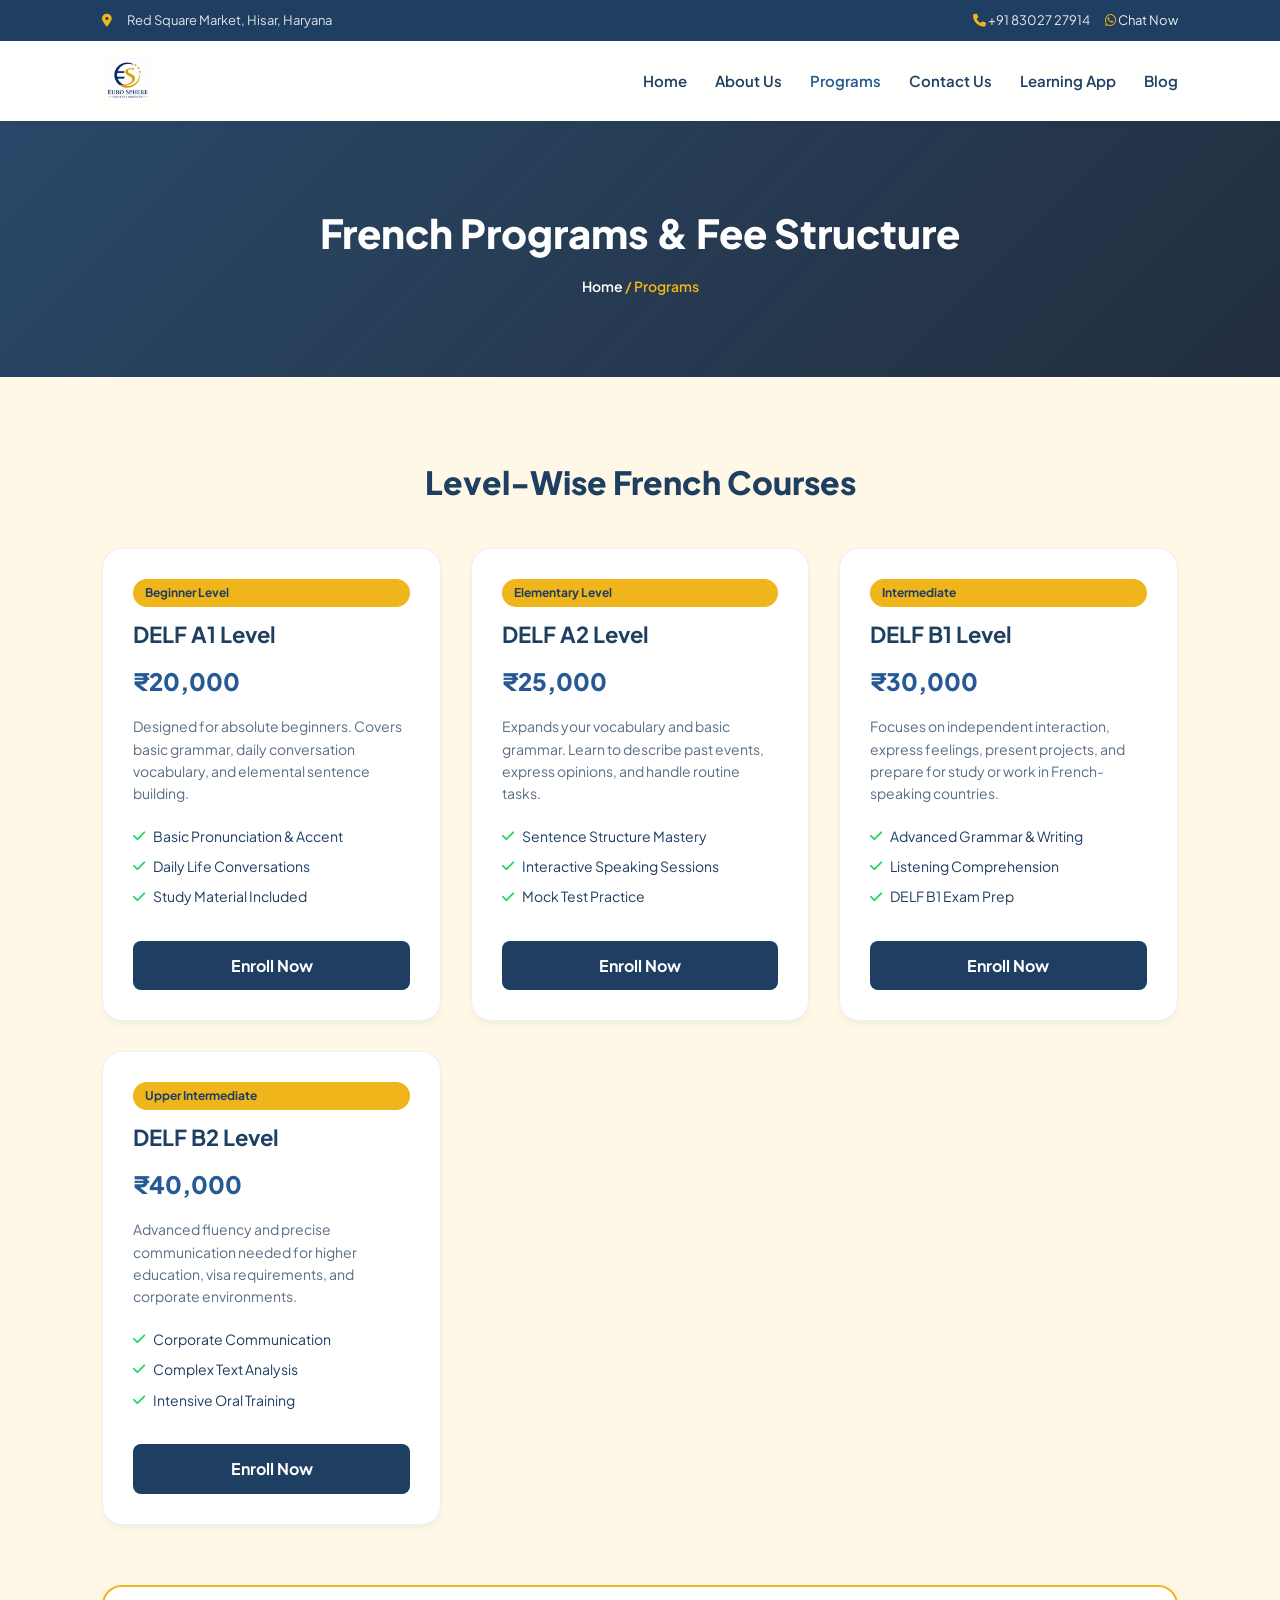
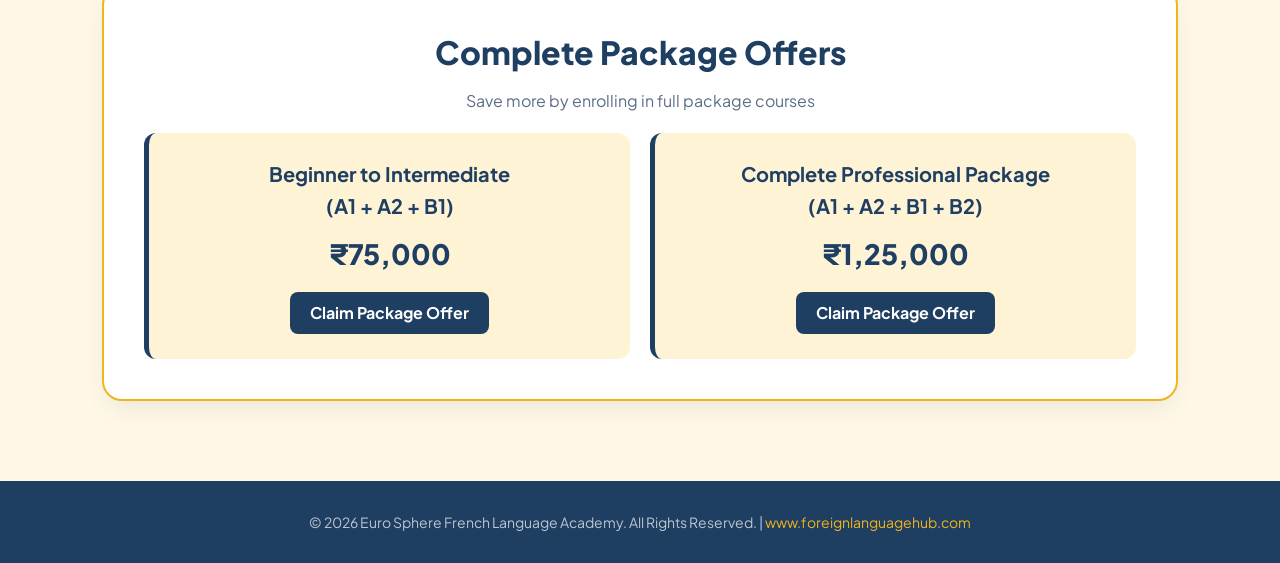
<file: courses.html>
<!DOCTYPE html>
<html lang="hi">
<head>
    <meta charset="UTF-8">
    <meta name="viewport" content="width=device-width, initial-scale=1.0">
    <title>Our Programs & Fee Structure | Euro Sphere French Language Academy</title>
    
    <link rel="preconnect" href="https://fonts.googleapis.com">
    <link rel="preconnect" href="https://fonts.gstatic.com" crossorigin>
    <link href="https://fonts.googleapis.com/css2?family=Plus+Jakarta+Sans:wght@300;400;500;600;700;800&display=swap" rel="stylesheet">
    <link rel="stylesheet" href="https://cdnjs.cloudflare.com/ajax/libs/font-awesome/6.5.1/css/all.min.css">

    <style>
        :root {
            --primary-dark: #1E3E62;
            --primary-blue: #255A94;
            --accent-gold: #F1B51C;
            --text-main: #1E3E62;
            --text-muted: #5A6E85;
            --bg-light: #FFF8E7;
            --bg-secondary: #FFF3D6;
            --white: #FFFFFF;
            --shadow-sm: 0 4px 6px -1px rgba(30, 62, 98, 0.05);
            --shadow-lg: 0 10px 25px -5px rgba(30, 62, 98, 0.1);
            --radius-md: 12px;
            --radius-lg: 20px;
            --transition: all 0.3s ease;
        }

        * { margin: 0; padding: 0; box-sizing: border-box; font-family: 'Plus Jakarta Sans', sans-serif; scroll-behavior: smooth; }
        body { color: var(--text-main); background-color: var(--bg-light); line-height: 1.6; min-height: 100vh; }

        .top-bar { background-color: var(--primary-dark); color: rgba(255, 255, 255, 0.85); padding: 10px 8%; display: flex; justify-content: space-between; align-items: center; font-size: 13px; }
        .top-bar div { display: flex; align-items: center; gap: 15px; }
        .top-bar a { color: rgba(255, 255, 255, 0.9); text-decoration: none; }
        .top-bar i { color: var(--accent-gold); }

        nav { background: rgba(255, 255, 255, 0.95); backdrop-filter: blur(10px); padding: 16px 8%; display: flex; justify-content: space-between; align-items: center; position: sticky; top: 0; z-index: 1000; box-shadow: var(--shadow-sm); }
        .logo { display: flex; align-items: center; gap: 10px; text-decoration: none; font-weight: 800; font-size: 22px; color: var(--primary-dark); }
        .logo img { height: 48px; width: auto; object-fit: contain; }
        .nav-links { display: flex; align-items: center; gap: 28px; list-style: none; }
        .nav-links a { text-decoration: none; color: var(--text-main); font-weight: 600; font-size: 15px; }
        .nav-cta { background: var(--primary-dark); color: var(--white) !important; padding: 10px 22px; border-radius: 50px; border: 2px solid var(--accent-gold); }
        .hamburger { display: none; font-size: 24px; cursor: pointer; color: var(--primary-dark); }

        .page-header { background: linear-gradient(135deg, rgba(30, 62, 98, 0.95), rgba(11, 25, 44, 0.9)), url('https://images.unsplash.com/photo-1502602898657-3e91760cbb34?q=80&w=1600') center/cover; color: var(--white); padding: 80px 8%; text-align: center; }
        .page-header h1 { font-size: 40px; font-weight: 800; margin-bottom: 10px; }
        .breadcrumb { font-size: 14px; color: var(--accent-gold); font-weight: 600; }
        .breadcrumb a { color: var(--white); text-decoration: none; }

        .section { padding: 80px 8%; }
        .section-title { text-align: center; font-size: 32px; color: var(--primary-dark); margin-bottom: 40px; font-weight: 800; }
        
        .courses-grid { display: grid; grid-template-columns: repeat(auto-fit, minmax(300px, 1fr)); gap: 30px; margin-bottom: 60px; }
        
        .course-card { background: var(--white); border-radius: var(--radius-lg); overflow: hidden; box-shadow: var(--shadow-sm); border: 1px solid rgba(30, 62, 98, 0.08); transition: var(--transition); display: flex; flex-direction: column; }
        .course-card:hover { transform: translateY(-8px); box-shadow: var(--shadow-lg); }
        .course-badge { background: var(--accent-gold); color: var(--primary-dark); font-weight: 700; font-size: 12px; padding: 4px 12px; border-radius: 50px; display: inline-block; margin-bottom: 10px; }
        .course-body { padding: 30px; flex-grow: 1; display: flex; flex-direction: column; }
        .course-body h3 { font-size: 22px; color: var(--primary-dark); margin-bottom: 10px; }
        .course-price { font-size: 24px; font-weight: 800; color: var(--primary-blue); margin-bottom: 15px; }
        .course-body p { color: var(--text-muted); font-size: 14px; margin-bottom: 20px; flex-grow: 1; }
        .course-features { list-style: none; margin-bottom: 25px; }
        .course-features li { font-size: 14px; color: var(--text-main); margin-bottom: 8px; display: flex; align-items: center; gap: 8px; }
        .course-features li i { color: #25D366; }
        .enroll-btn { text-align: center; background: var(--primary-dark); color: var(--white); text-decoration: none; padding: 12px; border-radius: 8px; font-weight: 700; transition: var(--transition); }
        .enroll-btn:hover { background: var(--accent-gold); color: var(--primary-dark); }

        /* Package Offer Banner Style */
        .package-container { background: var(--white); border-radius: var(--radius-lg); padding: 40px; box-shadow: var(--shadow-lg); border: 2px solid var(--accent-gold); margin-top: 20px; }
        .package-grid { display: grid; grid-template-columns: repeat(auto-fit, minmax(280px, 1fr)); gap: 20px; margin-top: 20px; }
        .package-box { background: var(--bg-secondary); padding: 25px; border-radius: var(--radius-md); border-left: 5px solid var(--primary-dark); text-align: center; }
        .package-box h4 { font-size: 20px; color: var(--primary-dark); margin-bottom: 10px; }
        .package-box .price { font-size: 28px; font-weight: 800; color: var(--primary-dark); }

        footer { background: var(--primary-dark); color: rgba(255, 255, 255, 0.7); padding: 30px 8%; text-align: center; font-size: 14px; }
        footer a { color: var(--accent-gold); text-decoration: none; }

        @media (max-width: 768px) {
            .top-bar { flex-direction: column; gap: 8px; text-align: center; }
            .hamburger { display: block; }
            .nav-links { position: fixed; top: 70px; left: -100%; width: 100%; height: calc(100vh - 70px); background: var(--white); flex-direction: column; padding: 40px 20px; gap: 20px; transition: var(--transition); }
            .nav-links.active { left: 0; }
        }
    </style>
</head>
<body>

    <div class="top-bar">
        <div><i class="fa-solid fa-location-dot"></i> Red Square Market, Hisar, Haryana</div>
        <div>
            <a href="tel:08302727914"><i class="fa-solid fa-phone"></i> +91 83027 27914</a>
            <a href="https://wa.me/918302727914" target="_blank"><i class="fa-brands fa-whatsapp"></i> Chat Now</a>
        </div>
    </div>

    <nav>
        <a href="./index.html" class="logo">
            <img src="image/logo.jpeg" alt="Euro Sphere Logo" onerror="this.style.display='none'; this.nextElementSibling.style.display='inline-block';">
            <span class="logo-fallback" style="display:none; background:var(--primary-dark); color:var(--accent-gold); padding:8px 12px; border-radius:8px;">Euro Sphere</span>
        </a>
        <div class="hamburger" id="hamburger"><i class="fa-solid fa-bars"></i></div>
        <ul class="nav-links" id="navLinks">
            <li><a href="./index.html">Home</a></li>
            <li><a href="./about.html">About Us</a></li>
            <li><a href="./courses.html" style="color:var(--primary-blue);">Programs</a></li>
            <li><a href="./contact.html">Contact Us</a></li>
            <li><a href="./french-learning-app/">Learning App</a></li>
            <li><a href="https://eurosphereindia.blogspot.com/" target="_blank">Blog</a></li>
            
        </ul>
    </nav>

    <div class="page-header">
        <h1>French Programs & Fee Structure</h1>
        <div class="breadcrumb"><a href="./index.html">Home</a> / Programs</div>
    </div>

    <section class="section">
        <h2 class="section-title">Level-Wise French Courses</h2>
        <div class="courses-grid">
            
            <div class="course-card">
                <div class="course-body">
                    <span class="course-badge">Beginner Level</span>
                    <h3>DELF A1 Level</h3>
                    <div class="course-price">₹20,000</div>
                    <p>Designed for absolute beginners. Covers basic grammar, daily conversation vocabulary, and elemental sentence building.</p>
                    <ul class="course-features">
                        <li><i class="fa-solid fa-check"></i> Basic Pronunciation & Accent</li>
                        <li><i class="fa-solid fa-check"></i> Daily Life Conversations</li>
                        <li><i class="fa-solid fa-check"></i> Study Material Included</li>
                    </ul>
                    <a href="./contact.html" class="enroll-btn">Enroll Now</a>
                </div>
            </div>

            <div class="course-card">
                <div class="course-body">
                    <span class="course-badge">Elementary Level</span>
                    <h3>DELF A2 Level</h3>
                    <div class="course-price">₹25,000</div>
                    <p>Expands your vocabulary and basic grammar. Learn to describe past events, express opinions, and handle routine tasks.</p>
                    <ul class="course-features">
                        <li><i class="fa-solid fa-check"></i> Sentence Structure Mastery</li>
                        <li><i class="fa-solid fa-check"></i> Interactive Speaking Sessions</li>
                        <li><i class="fa-solid fa-check"></i> Mock Test Practice</li>
                    </ul>
                    <a href="./contact.html" class="enroll-btn">Enroll Now</a>
                </div>
            </div>

            <div class="course-card">
                <div class="course-body">
                    <span class="course-badge">Intermediate</span>
                    <h3>DELF B1 Level</h3>
                    <div class="course-price">₹30,000</div>
                    <p>Focuses on independent interaction, express feelings, present projects, and prepare for study or work in French-speaking countries.</p>
                    <ul class="course-features">
                        <li><i class="fa-solid fa-check"></i> Advanced Grammar & Writing</li>
                        <li><i class="fa-solid fa-check"></i> Listening Comprehension</li>
                        <li><i class="fa-solid fa-check"></i> DELF B1 Exam Prep</li>
                    </ul>
                    <a href="./contact.html" class="enroll-btn">Enroll Now</a>
                </div>
            </div>

            <div class="course-card">
                <div class="course-body">
                    <span class="course-badge">Upper Intermediate</span>
                    <h3>DELF B2 Level</h3>
                    <div class="course-price">₹40,000</div>
                    <p>Advanced fluency and precise communication needed for higher education, visa requirements, and corporate environments.</p>
                    <ul class="course-features">
                        <li><i class="fa-solid fa-check"></i> Corporate Communication</li>
                        <li><i class="fa-solid fa-check"></i> Complex Text Analysis</li>
                        <li><i class="fa-solid fa-check"></i> Intensive Oral Training</li>
                    </ul>
                    <a href="./contact.html" class="enroll-btn">Enroll Now</a>
                </div>
            </div>

        </div>

        <!-- Special Combo Packages -->
        <div class="package-container">
            <h2 class="section-title" style="margin-bottom: 10px;">Complete Package Offers</h2>
            <p style="text-align: center; color: var(--text-muted);">Save more by enrolling in full package courses</p>
            
            <div class="package-grid">
                <div class="package-box">
                    <h4>Beginner to Intermediate<br>(A1 + A2 + B1)</h4>
                    <div class="price">₹75,000</div>
                    <a href="./contact.html" class="enroll-btn" style="display: inline-block; margin-top: 15px; padding: 8px 20px;">Claim Package Offer</a>
                </div>

                <div class="package-box">
                    <h4>Complete Professional Package<br>(A1 + A2 + B1 + B2)</h4>
                    <div class="price">₹1,25,000</div>
                    <a href="./contact.html" class="enroll-btn" style="display: inline-block; margin-top: 15px; padding: 8px 20px;">Claim Package Offer</a>
                </div>
            </div>
        </div>
    </section>

    <footer>
        <p>&copy; 2026 Euro Sphere French Language Academy. All Rights Reserved. | <a href="https://www.foreignlanguagehub.com" target="_blank">www.foreignlanguagehub.com</a></p>
    </footer>

    <script>
        const hamburger = document.getElementById('hamburger');
        const navLinks = document.getElementById('navLinks');
        hamburger.addEventListener('click', () => navLinks.classList.toggle('active'));
    </script>
</body>
</html>
</file>
